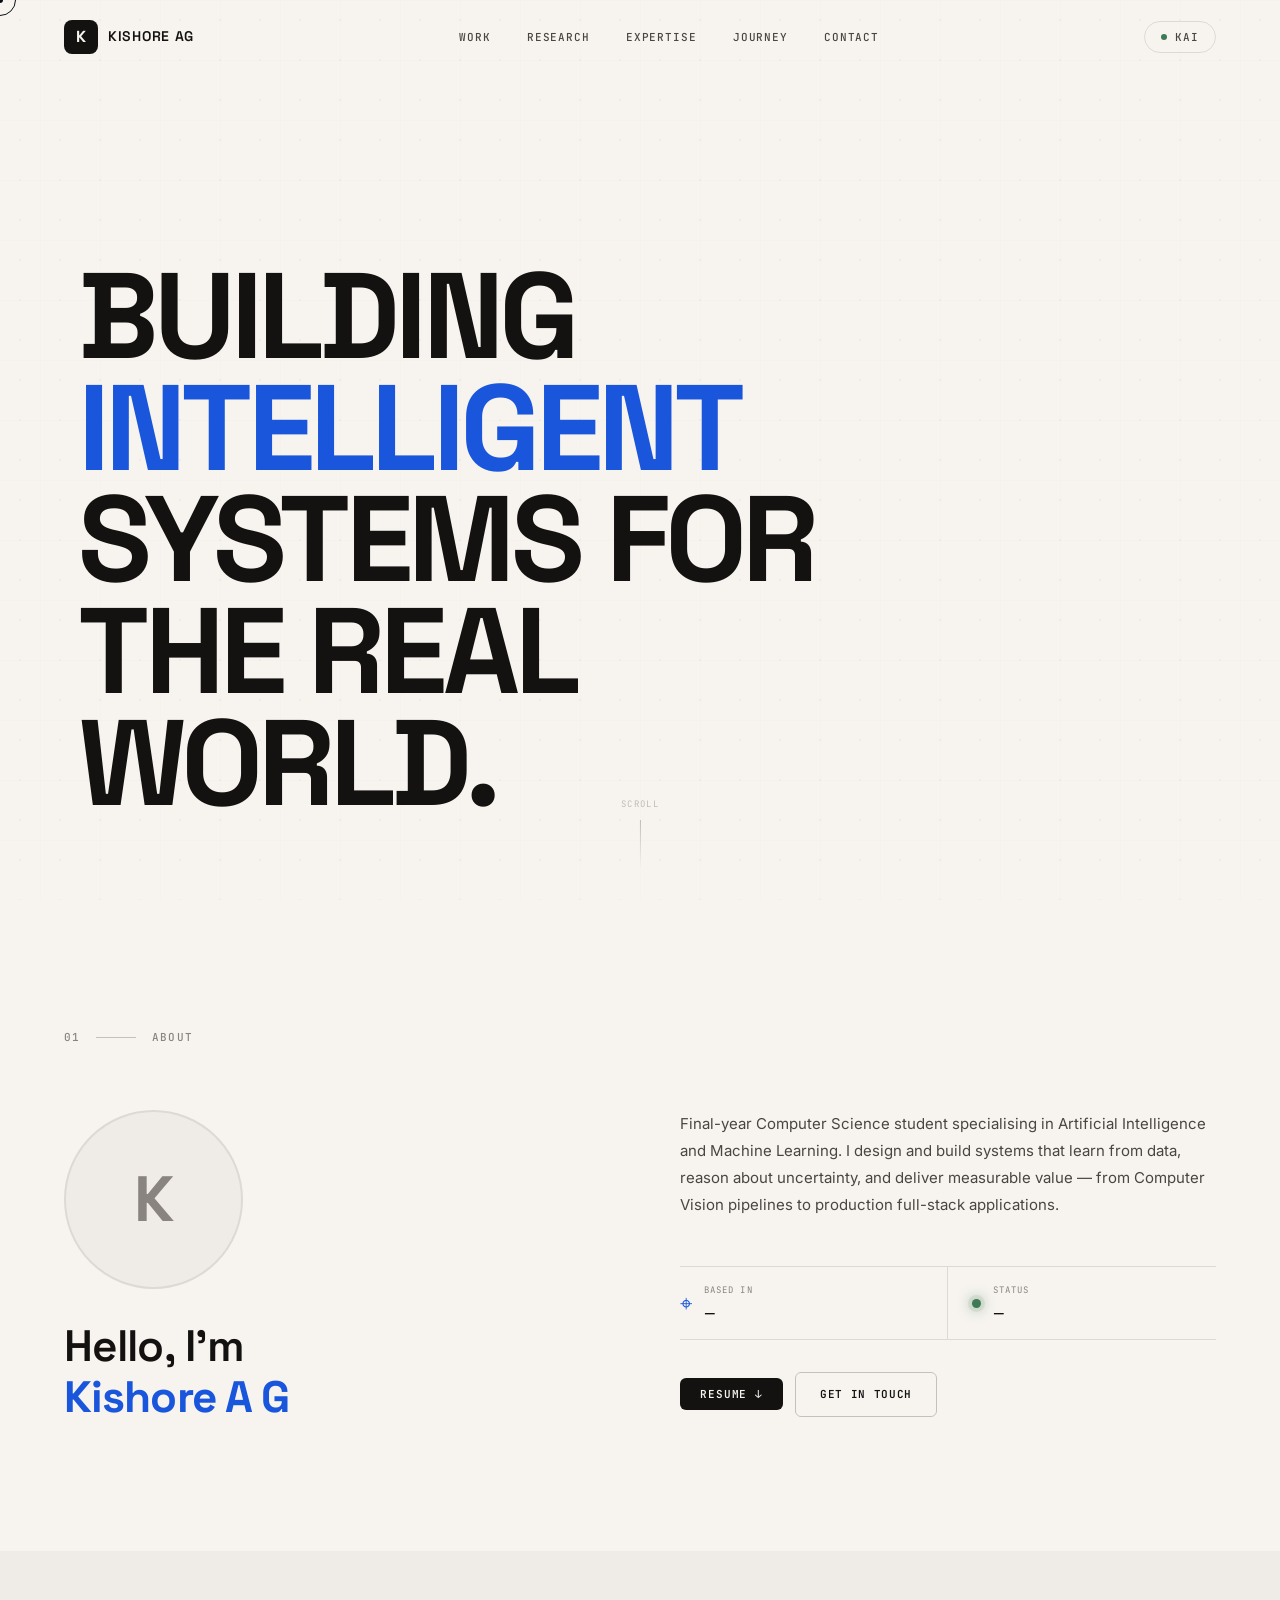
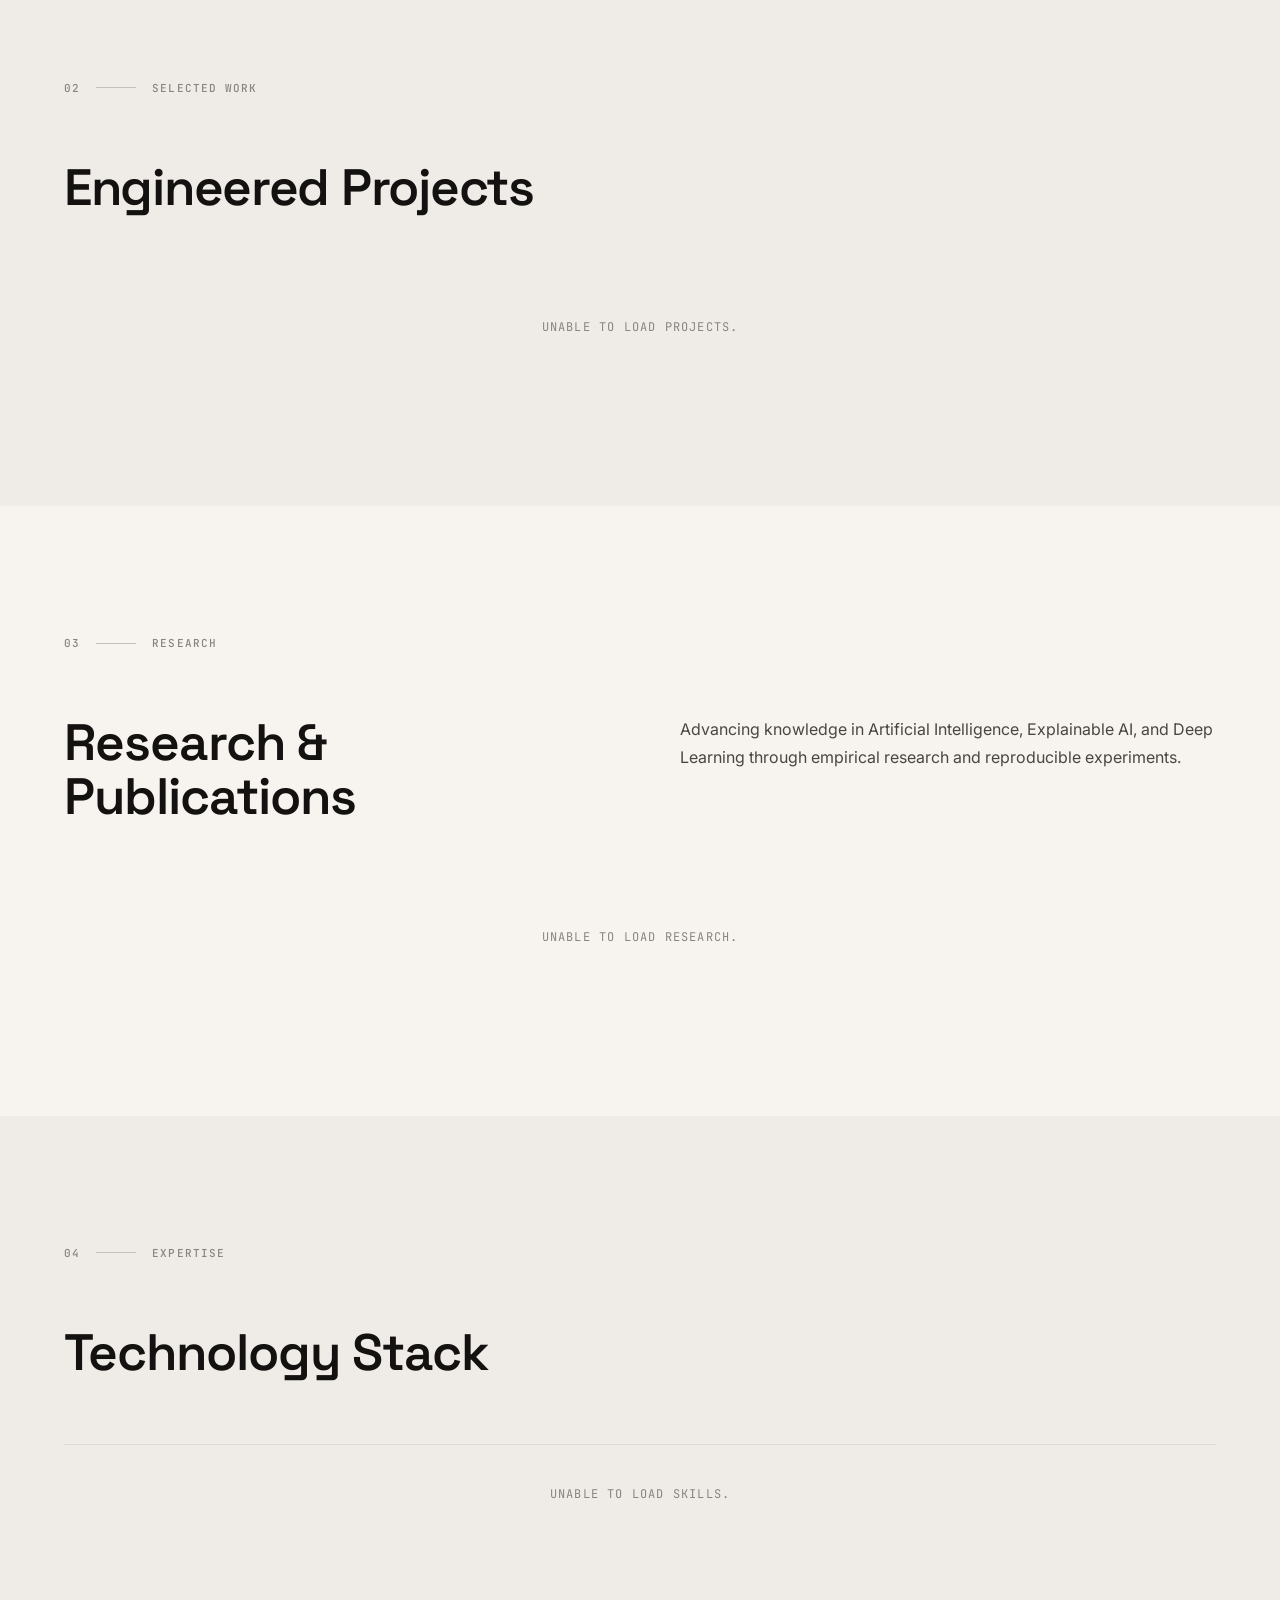
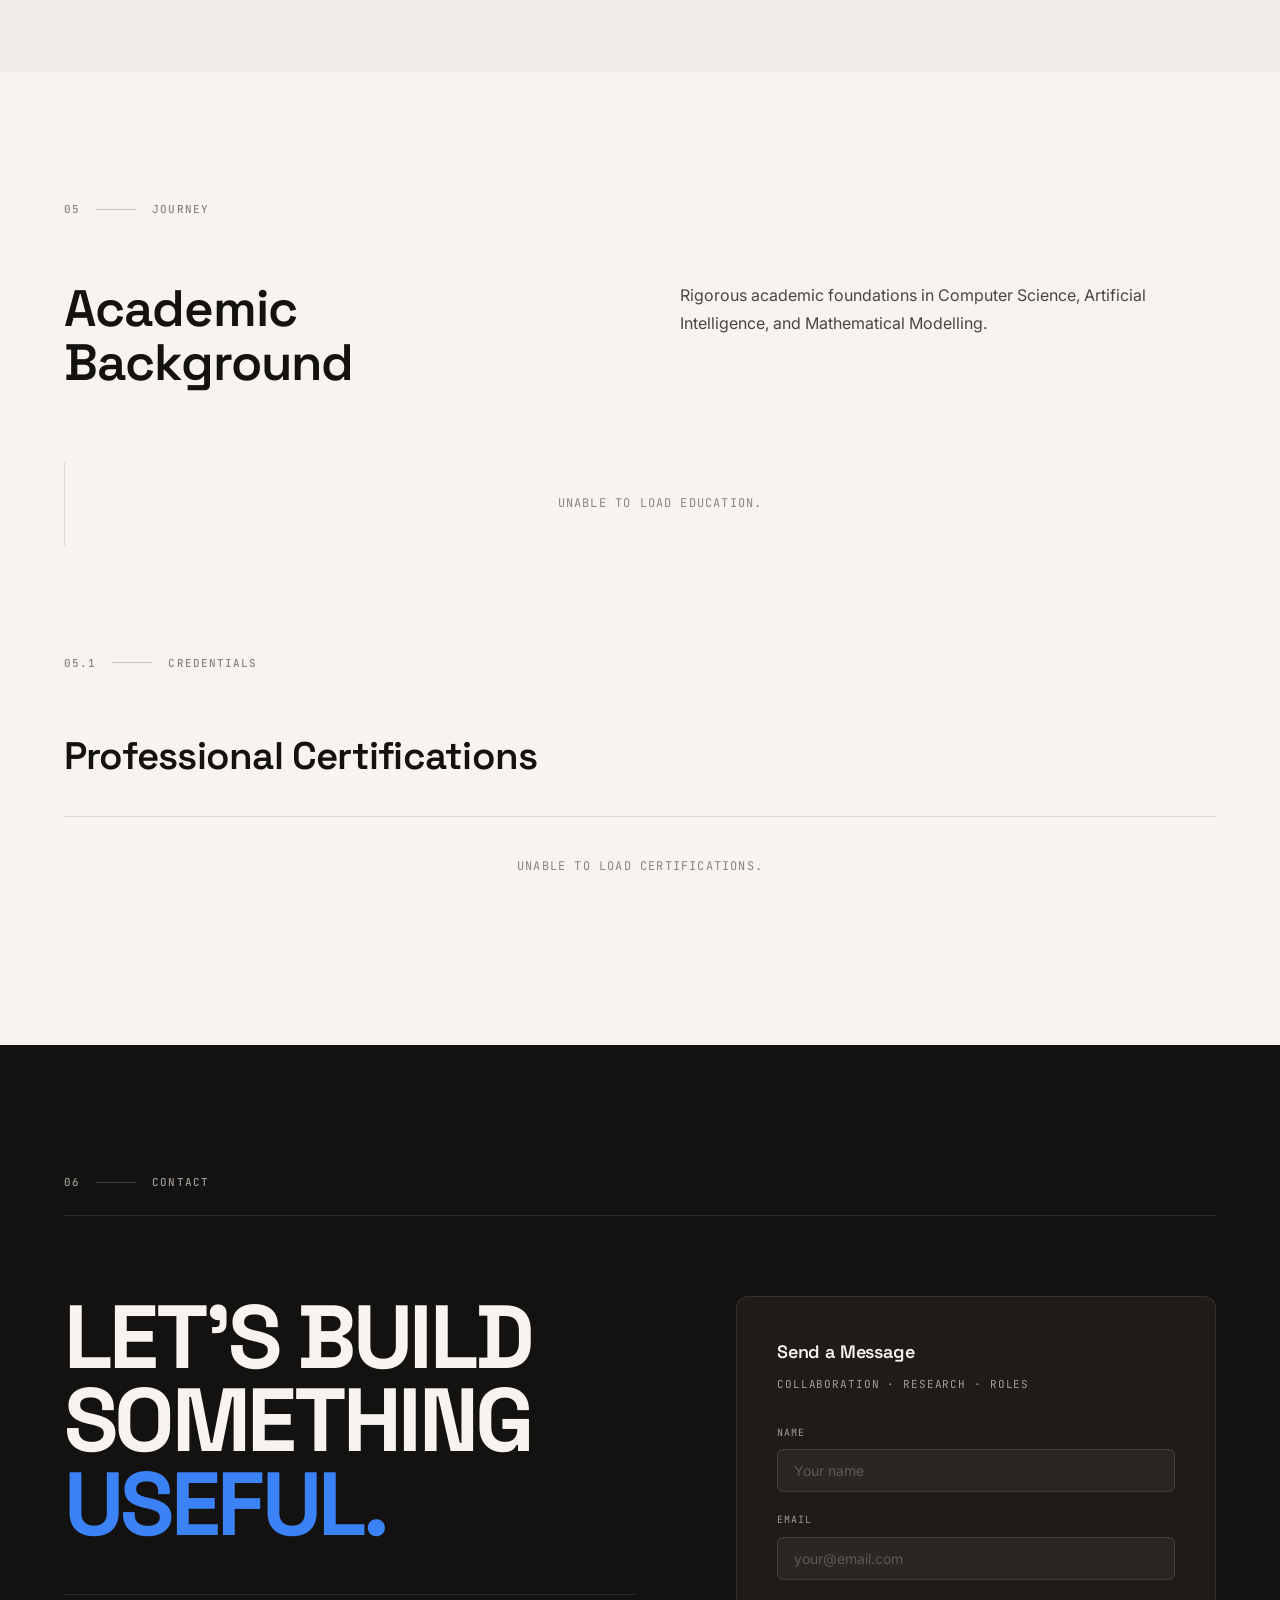
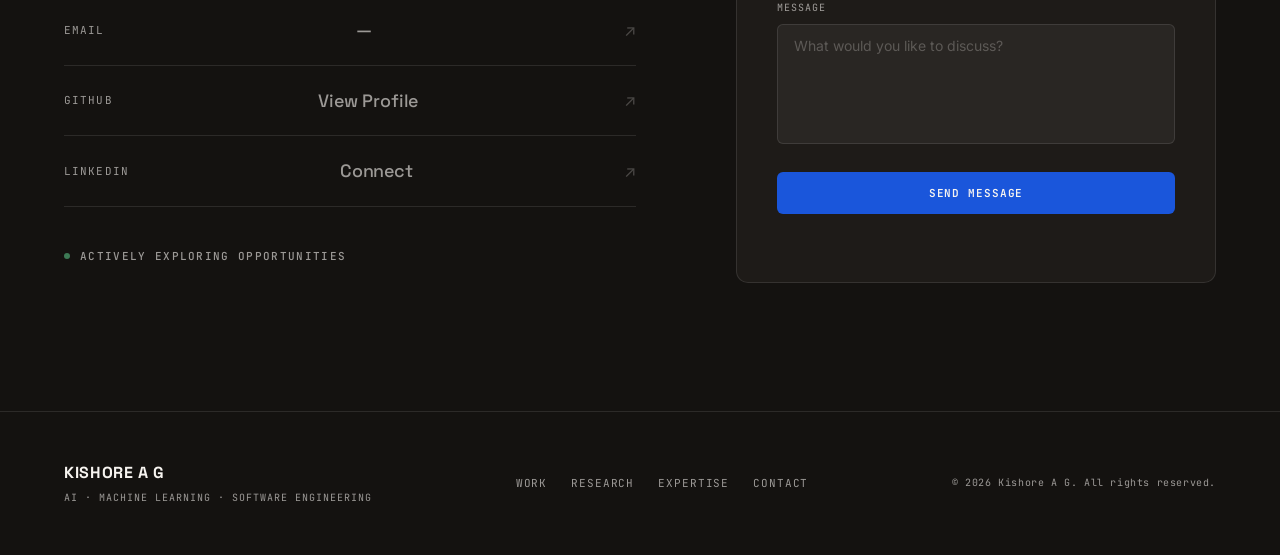
<file: frontend/index.html>
<!DOCTYPE html>
<html lang="en">
<head>
  <meta charset="UTF-8">
  <meta name="viewport" content="width=device-width, initial-scale=1.0">
  <meta http-equiv="X-UA-Compatible" content="IE=edge">
  <title>Kishore A G | Portfolio</title>
  <meta name="description" content="Portfolio of Kishore A G — Computer Science & AI/ML engineer building intelligent systems. Projects, research, skills, and more.">
  <meta name="keywords" content="Kishore AG, AI Engineer, Machine Learning, Computer Vision, FastAPI, Deep Learning, Portfolio">
  <meta name="author" content="Kishore A G">

  <!-- Open Graph -->
  <meta property="og:title" content="Kishore A G | Portfolio">
  <meta property="og:description" content="Portfolio of Kishore A G — Computer Science & AI/ML engineer building intelligent systems. Projects, research, skills, and more.">
  <meta property="og:type" content="website">
  <meta property="og:locale" content="en_IN">

  <!-- Twitter / X -->
  <meta name="twitter:card" content="summary_large_image">
  <meta name="twitter:title" content="Kishore A G — AI / ML Engineer">
  <meta name="twitter:description" content="Building intelligent systems for the real world. AI/ML engineer & full-stack developer.">

  <!-- Favicon -->
  <link rel="icon" href="data:image/svg+xml,<svg xmlns='http://www.w3.org/2000/svg' viewBox='0 0 100 100'><rect width='100' height='100' rx='18' fill='%23141210'/><text x='50%25' y='56%25' dominant-baseline='central' text-anchor='middle' font-family='system-ui,sans-serif' font-size='64' font-weight='700' fill='%23F7F4F0'>K</text></svg>">

  <!-- Fonts: Space Grotesk + Inter + JetBrains Mono -->
  <link rel="preconnect" href="https://fonts.googleapis.com">
  <link rel="preconnect" href="https://fonts.gstatic.com" crossorigin>
  <link href="https://fonts.googleapis.com/css2?family=Space+Grotesk:wght@300;400;500;600;700&family=Inter:ital,wght@0,300;0,400;0,500;0,600;1,400&family=JetBrains+Mono:wght@400;500;600&display=swap" rel="stylesheet">

  <!-- Design System -->
  <link rel="stylesheet" href="styles/main.css">
</head>
<body>

  <!-- Custom Cursor (desktop only) -->
  <div class="cursor-dot" aria-hidden="true"></div>
  <div class="cursor-ring" aria-hidden="true"></div>

  <!-- Subtle Background Grid -->
  <div class="bg-grid" aria-hidden="true">
    <svg viewBox="0 0 1440 900" preserveAspectRatio="xMidYMid slice" xmlns="http://www.w3.org/2000/svg">
      <defs>
        <pattern id="bg-grid-pattern" width="60" height="60" patternUnits="userSpaceOnUse">
          <path d="M 60 0 L 0 0 0 60" fill="none" stroke="#141210" stroke-width="0.5"/>
        </pattern>
      </defs>
      <rect width="100%" height="100%" fill="url(#bg-grid-pattern)"/>
    </svg>
  </div>

  <!-- =====================================================================
       NAVIGATION
       ===================================================================== -->
  <header id="navbar" class="site-nav" role="banner">
    <!-- Brand / Admin Entry -->
    <a id="admin-entry" class="nav-brand" aria-label="Kishore A G — Admin Panel" role="button" tabindex="0">
      <span class="nav-brand-mark" aria-hidden="true">K</span>
      <span class="nav-brand-name">Kishore AG</span>
    </a>

    <!-- Desktop Navigation Links -->
    <nav class="nav-links" aria-label="Primary navigation">
      <a href="#work">Work</a>
      <a href="#research">Research</a>
      <a href="#expertise">Expertise</a>
      <a href="#journey">Journey</a>
      <a href="#contact">Contact</a>
    </nav>

    <!-- KAI Toggle -->
    <button
      id="ai-toggle"
      class="nav-kai-btn"
      type="button"
      role="switch"
      aria-checked="false"
      aria-controls="kai-panel"
      aria-label="Toggle KAI AI Assistant"
    >
      <span class="nav-kai-dot" aria-hidden="true"></span>
      KAI
    </button>

    <!-- Mobile Hamburger -->
    <button class="nav-mobile-toggle" id="mobile-menu-toggle" type="button" aria-label="Toggle mobile menu" aria-expanded="false" aria-controls="mobile-menu">
      <span></span>
      <span></span>
      <span></span>
    </button>
  </header>

  <!-- Mobile Fullscreen Menu -->
  <div id="mobile-menu" class="nav-mobile-menu" role="dialog" aria-modal="true" aria-label="Navigation menu" aria-hidden="true">
    <nav class="nav-mobile-links" aria-label="Mobile navigation">
      <a href="#home" data-mobile-link>Overview</a>
      <a href="#work" data-mobile-link>Work</a>
      <a href="#research" data-mobile-link>Research</a>
      <a href="#expertise" data-mobile-link>Expertise</a>
      <a href="#journey" data-mobile-link>Journey</a>
      <a href="#contact" data-mobile-link>Contact</a>
    </nav>
      <div class="nav-mobile-social">
        <a id="mobile-github" href="#" target="_blank" rel="noopener noreferrer">GitHub</a>
        <a id="mobile-linkedin" href="#" target="_blank" rel="noopener noreferrer">LinkedIn</a>
        <a id="mobile-email" href="#">Email</a>
      </div>
    </div>
  </div>

  <!-- =====================================================================
       MAIN CONTENT
       ===================================================================== -->
  <main id="main-content">

    <!-- ===================================================================
         SECTION 0 — HERO
         =================================================================== -->
    <section id="home" class="hero-shell" aria-labelledby="hero-headline">
      <!-- Subtle animated grid bg -->
      <div class="hero-bg-grid" aria-hidden="true">
        <svg viewBox="0 0 1440 900" preserveAspectRatio="xMidYMid slice" xmlns="http://www.w3.org/2000/svg">
          <defs>
            <pattern id="hero-dots" width="40" height="40" patternUnits="userSpaceOnUse">
              <circle cx="20" cy="20" r="1" fill="#141210"/>
            </pattern>
          </defs>
          <rect width="100%" height="100%" fill="url(#hero-dots)"/>
        </svg>
      </div>

      <div class="container">
        <div class="hero-inner">
          <!-- Left: Headline -->
          <div class="hero-left">
            <h1 id="hero-headline" class="hero-headline" data-reveal data-reveal-delay="1">
              BUILDING<br>
              <em>INTELLIGENT</em><br>
              SYSTEMS FOR<br>
              THE REAL<br>
              WORLD.
            </h1>
          </div>
        </div>
      </div>

      <div class="hero-scroll" aria-hidden="true">
        <span>Scroll</span>
        <div class="hero-scroll-line"></div>
      </div>
    </section>

    <!-- ===================================================================
         SECTION 01 — ABOUT
         =================================================================== -->
    <section id="about" class="section" aria-labelledby="about-heading">
      <div class="container">
        <div class="section-eyebrow" data-reveal>
          <span class="section-number">01</span>
          <span class="section-line" aria-hidden="true"></span>
          <span class="section-tag">About</span>
        </div>

        <div class="about-grid">
          <!-- Left: Statement -->
          <div data-reveal>
            <!-- Avatar -->
            <div id="about-avatar" class="about-avatar" aria-label="Profile photo">
              <span>K</span>
            </div>

            <h2 id="about-heading" class="about-statement">
              Hello, I'm<br>
              <strong id="about-name">Kishore A G</strong>
            </h2>
          </div>

          <!-- Right: Body + Meta -->
          <div data-reveal data-reveal-delay="2">
            <p id="about-bio" class="about-body">
              Final-year Computer Science student specialising in Artificial Intelligence and Machine Learning. I design and build systems that learn from data, reason about uncertainty, and deliver measurable value — from Computer Vision pipelines to production full-stack applications.
            </p>

            <div class="about-meta-grid">
              <div class="about-meta-item about-location-item">
                <span class="about-meta-icon" aria-hidden="true">⌖</span>
                <div>
                  <div class="about-meta-key">Based in</div>
                  <div id="about-location" class="about-meta-val">—</div>
                </div>
              </div>
              <div class="about-meta-item about-status-item">
                <span class="about-status-dot" aria-hidden="true"></span>
                <div>
                  <div class="about-meta-key">Status</div>
                  <div id="about-status" class="about-meta-val available">—</div>
                </div>
              </div>
            </div>

            <div class="about-actions">
              <button id="download-resume-btn" class="nav-cta" type="button" aria-label="Download Resume">
                Resume ↓
              </button>
              <a href="#contact" class="btn btn-secondary">Get in Touch</a>
            </div>
          </div>
        </div>
      </div>
    </section>

    <!-- ===================================================================
         SECTION 02 — WORK / PROJECTS
         =================================================================== -->
    <!-- KAI actions.js compatibility anchors (old section IDs) -->
    <span id="projects" style="position:absolute;visibility:hidden;" aria-hidden="true"></span>
    <section id="work" class="section section-alt" aria-labelledby="work-heading">
      <div class="container">
        <div class="section-eyebrow" data-reveal>
          <span class="section-number">02</span>
          <span class="section-line" aria-hidden="true"></span>
          <span class="section-tag">Selected Work</span>
        </div>

        <div data-reveal>
          <h2 id="work-heading" class="display-md" style="margin-bottom: 64px; letter-spacing: -0.025em;">
            Engineered Projects
          </h2>
        </div>

        <!-- Projects rendered here by JS -->
        <div id="projects-list" class="projects-list" aria-live="polite" aria-label="Projects list">
          <!-- Loading state -->
          <div class="section-empty" id="projects-loading">Loading projects...</div>
        </div>
      </div>
    </section>

    <!-- ===================================================================
         SECTION 03 — RESEARCH
         =================================================================== -->
    <section id="research" class="section" aria-labelledby="research-heading">
      <div class="container">
        <div class="section-eyebrow" data-reveal>
          <span class="section-number">03</span>
          <span class="section-line" aria-hidden="true"></span>
          <span class="section-tag">Research</span>
        </div>

        <div class="about-grid" style="margin-bottom: 64px;">
          <div data-reveal>
            <h2 id="research-heading" class="display-md">
              Research &<br>Publications
            </h2>
          </div>
          <div data-reveal data-reveal-delay="2">
            <p class="text-body">
              Advancing knowledge in Artificial Intelligence, Explainable AI, and Deep Learning through empirical research and reproducible experiments.
            </p>
          </div>
        </div>

        <!-- Research rendered here by JS -->
        <div id="research-list" class="research-list" aria-live="polite" aria-label="Research list">
          <div class="section-empty" id="research-loading">Loading research...</div>
        </div>
      </div>
    </section>

    <!-- ===================================================================
         SECTION 04 — SKILLS / EXPERTISE
         =================================================================== -->
    <!-- KAI actions.js compatibility: old id="skills" -->
    <span id="skills" style="position:absolute;visibility:hidden;" aria-hidden="true"></span>
    <section id="expertise" class="section section-alt" aria-labelledby="expertise-heading">
      <div class="container">
        <div class="section-eyebrow" data-reveal>
          <span class="section-number">04</span>
          <span class="section-line" aria-hidden="true"></span>
          <span class="section-tag">Expertise</span>
        </div>

        <div data-reveal style="margin-bottom: 64px;">
          <h2 id="expertise-heading" class="display-md">
            Technology Stack
          </h2>
        </div>

        <!-- Skills rendered here by JS -->
        <div id="skills-editorial" class="skills-grid-editorial" aria-live="polite" aria-label="Skills by category">
          <div class="section-empty" id="skills-loading" style="grid-column: 1/-1;">Loading expertise...</div>
        </div>
      </div>
    </section>

    <!-- ===================================================================
         SECTION 05 — JOURNEY / EDUCATION
         =================================================================== -->
    <!-- KAI actions.js compatibility: old id="education" & id="certifications" -->
    <span id="education" style="position:absolute;visibility:hidden;" aria-hidden="true"></span>
    <span id="certifications" style="position:absolute;visibility:hidden;" aria-hidden="true"></span>
    <section id="journey" class="section" aria-labelledby="journey-heading">
      <div class="container">
        <div class="section-eyebrow" data-reveal>
          <span class="section-number">05</span>
          <span class="section-line" aria-hidden="true"></span>
          <span class="section-tag">Journey</span>
        </div>

        <div class="about-grid" style="margin-bottom: 64px;">
          <div data-reveal>
            <h2 id="journey-heading" class="display-md">
              Academic<br>Background
            </h2>
          </div>
          <div data-reveal data-reveal-delay="2">
            <p class="text-body">
              Rigorous academic foundations in Computer Science, Artificial Intelligence, and Mathematical Modelling.
            </p>
          </div>
        </div>

        <!-- Education timeline rendered by JS -->
        <div id="education-timeline" class="education-timeline" aria-live="polite" aria-label="Education timeline">
          <div class="section-empty" id="education-loading">Loading education...</div>
        </div>

        <!-- Certifications Archive -->
        <div style="margin-top: 100px;">
          <div class="section-eyebrow" data-reveal>
            <span class="section-number">05.1</span>
            <span class="section-line" aria-hidden="true"></span>
            <span class="section-tag">Credentials</span>
          </div>

          <div data-reveal style="margin-bottom: 40px;">
            <h3 class="display-md" style="font-size: clamp(24px, 3vw, 40px);" id="certs-heading">
              Professional Certifications
            </h3>
          </div>

          <div id="cert-archive" class="cert-archive" aria-live="polite" aria-label="Certifications archive">
            <div class="section-empty" id="certs-loading">Loading certifications...</div>
          </div>
        </div>
      </div>
    </section>

    <!-- ===================================================================
         SECTION 06 — CONTACT
         =================================================================== -->
    <section id="contact" class="section section-dark contact-section" aria-labelledby="contact-heading">
      <div class="container">
        <div class="section-eyebrow" data-reveal style="border-bottom: 1px solid var(--border-dark); padding-bottom: 24px; margin-bottom: 80px;">
          <span class="section-number" style="color: var(--fg-inverse-muted);">06</span>
          <span class="section-line" style="background-color: rgba(255,255,255,0.2);" aria-hidden="true"></span>
          <span class="section-tag" style="color: var(--fg-inverse-muted);">Contact</span>
        </div>

        <div class="contact-inner">
          <!-- Left: Headline + Channels -->
          <div data-reveal>
            <h2 id="contact-heading" class="contact-headline">
              LET'S BUILD<br>
              SOMETHING<br>
              <em>USEFUL.</em>
            </h2>

            <div class="contact-channels" aria-label="Contact channels">
              <a id="contact-email" href="#" class="contact-channel" aria-label="Send Email">
                <span class="contact-channel-label">Email</span>
                <span id="contact-email-val" class="contact-channel-value">—</span>
                <span class="contact-channel-arrow" aria-hidden="true">↗</span>
              </a>
              <a id="contact-github" href="#" target="_blank" rel="noopener noreferrer" class="contact-channel" aria-label="GitHub Profile">
                <span class="contact-channel-label">GitHub</span>
                <span class="contact-channel-value">View Profile</span>
                <span class="contact-channel-arrow" aria-hidden="true">↗</span>
              </a>
              <a id="contact-linkedin" href="#" target="_blank" rel="noopener noreferrer" class="contact-channel" aria-label="LinkedIn Profile">
                <span class="contact-channel-label">LinkedIn</span>
                <span class="contact-channel-value">Connect</span>
                <span class="contact-channel-arrow" aria-hidden="true">↗</span>
              </a>
            </div>

            <!-- Availability status -->
            <div style="margin-top: 40px; display: flex; align-items: center; gap: 10px;">
              <div id="contact-availability-dot" class="status-dot"></div>
              <span id="contact-availability-text" class="text-label" style="color: var(--fg-inverse-muted);">
                Actively Exploring Opportunities
              </span>
            </div>
          </div>

          <!-- Right: Contact Form -->
          <div data-reveal data-reveal-delay="2">
            <div class="contact-form-wrap">
              <h3 class="contact-form-title">Send a Message</h3>
              <p class="contact-form-sub">Collaboration · Research · Roles</p>

              <form id="contact-form" novalidate aria-label="Contact form">
                <div class="form-field">
                  <label for="contact-name">Name</label>
                  <input
                    id="contact-name"
                    type="text"
                    name="name"
                    placeholder="Your name"
                    autocomplete="name"
                    required
                  >
                </div>
                <div class="form-field">
                  <label for="contact-from-email">Email</label>
                  <input
                    id="contact-from-email"
                    type="email"
                    name="email"
                    placeholder="your@email.com"
                    autocomplete="email"
                    required
                  >
                </div>
                <div class="form-field">
                  <label for="contact-message">Message</label>
                  <textarea
                    id="contact-message"
                    name="message"
                    placeholder="What would you like to discuss?"
                    rows="5"
                    required
                  ></textarea>
                </div>
                <button type="submit" class="form-submit" id="contact-submit">
                  Send Message
                </button>
                <div class="form-status" id="contact-form-status" role="status" aria-live="polite"></div>
              </form>
            </div>
          </div>
        </div>
      </div>
    </section>

  </main>

  <!-- =====================================================================
       FOOTER
       ===================================================================== -->
  <footer class="site-footer" role="contentinfo">
    <div class="container">
      <div class="footer-inner">
        <div>
          <div class="footer-brand">Kishore A G</div>
          <div class="footer-tagline">AI &middot; Machine Learning &middot; Software Engineering</div>
        </div>

        <nav class="footer-links" aria-label="Footer navigation">
          <a href="#work">Work</a>
          <a href="#research">Research</a>
          <a href="#expertise">Expertise</a>
          <a href="#contact">Contact</a>
        </nav>

        <div class="footer-copy">
          &copy; <span id="footer-year">2026</span> Kishore A G. All rights reserved.
        </div>
      </div>
    </div>
  </footer>

  <!-- =====================================================================
       MOBILE FLOATING KAI BUTTON
       ===================================================================== -->
  <button id="mobile-kai-fab" class="mobile-kai-fab" type="button" aria-label="Open KAI AI Assistant">
    <span class="nav-kai-dot" aria-hidden="true"></span>
    KAI
  </button>

  <!-- =====================================================================
       KAI AI ASSISTANT PANEL
       ===================================================================== -->
  <div id="kai-backdrop" class="kai-backdrop" aria-hidden="true"></div>

  <section
    id="kai-panel"
    class="kai-panel"
    role="dialog"
    aria-modal="true"
    aria-label="KAI Intelligent Assistant"
    aria-hidden="true"
  >
    <div class="command-center">
      <!-- Header -->
      <div class="command-header">
        <div class="command-title">
          <h2>KAI Assistant</h2>
        </div>
        <div class="assistant-header-actions">
          <div class="assistant-status" aria-label="AI status: online">
            <span class="status-dot" aria-hidden="true"></span>
            <span>AI Online</span>
          </div>
          <button class="assistant-close" type="button" aria-label="Close assistant">✕</button>
        </div>
      </div>

      <!-- Intro -->
      <div class="assistant-intro">
        <h3>Hello! I'm KAI.</h3>
        <p>Ask me anything about Kishore's portfolio, research, skills, or background.</p>
      </div>

      <!-- Suggestion Chips -->
      <div class="assistant-suggestions" role="group" aria-label="Quick questions">
        <button class="chip" data-question="Tell me about yourself" type="button">
          <span class="chip-icon" aria-hidden="true">👤</span>
          <span>About Kishore</span>
        </button>
        <button class="chip" data-question="Tell me about your projects" type="button">
          <span class="chip-icon" aria-hidden="true">🚀</span>
          <span>Projects</span>
        </button>
        <button class="chip" data-question="Explain your research" type="button">
          <span class="chip-icon" aria-hidden="true">📚</span>
          <span>Research</span>
        </button>
        <button class="chip" data-question="What skills do you have?" type="button">
          <span class="chip-icon" aria-hidden="true">💻</span>
          <span>Skills</span>
        </button>
        <button class="chip" data-question="Tell me about your education" type="button">
          <span class="chip-icon" aria-hidden="true">🎓</span>
          <span>Education</span>
        </button>
        <button class="chip" data-question="Tell me about your certifications" type="button">
          <span class="chip-icon" aria-hidden="true">🏆</span>
          <span>Certifications</span>
        </button>
      </div>

      <!-- Chat feed -->
      <div class="kai-chat-wrapper" role="log" aria-live="polite" aria-label="Chat history">
        <div id="kai-chat" class="kai-chat"></div>
      </div>

      <!-- Input -->
      <div class="assistant-input">
        <div class="input-group">
          <input
            id="kai-input"
            type="text"
            class="input-field"
            placeholder="Ask KAI anything..."
            autocomplete="off"
            aria-label="Message input"
          >
          <button
            id="kai-send"
            class="btn btn-primary btn-icon"
            type="button"
            aria-label="Send message"
          >
            →
          </button>
        </div>
      </div>
    </div>
  </section>

  <!-- =====================================================================
       SCRIPTS
       ===================================================================== -->
  <script type="module" src="./js/main.js"></script>
  <script type="module" src="./modules/kai/kai.js"></script>
  <script type="module" src="./js/experience.js"></script>

</body>
</html>
</file>
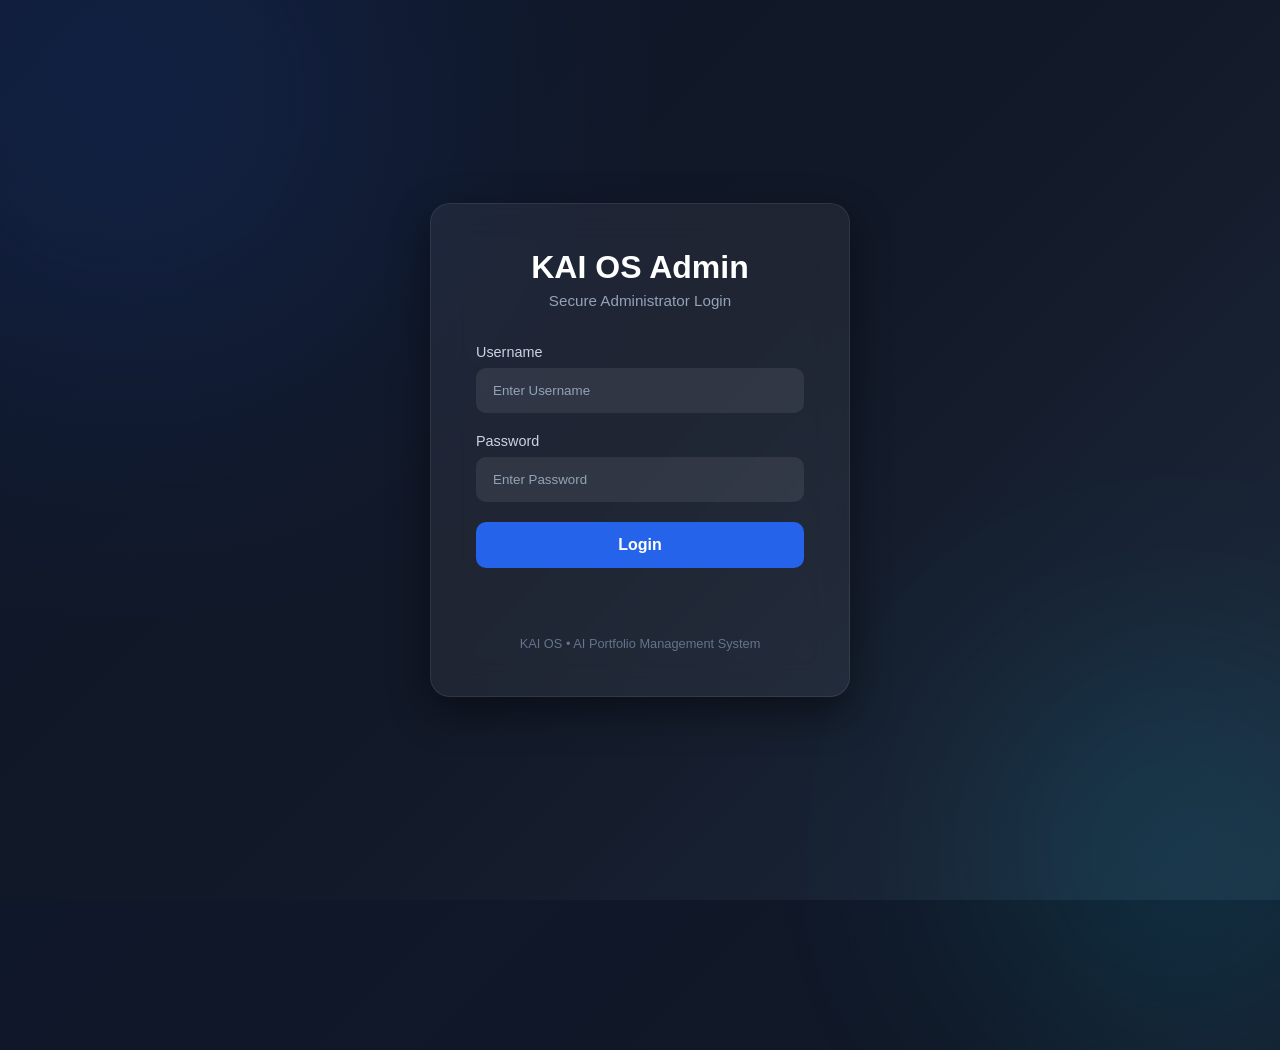
<file: frontend/admin/login.html>
<!DOCTYPE html>
<html lang="en">

<head>

    <meta charset="UTF-8">

    <meta
        name="viewport"
        content="width=device-width, initial-scale=1.0"
    >

    <title>KAI OS Admin Login</title>

    <style>

        *{

            margin:0;
            padding:0;
            box-sizing:border-box;
            font-family:Arial,Helvetica,sans-serif;

        }

        body{

            height:100vh;

            display:flex;

            justify-content:center;

            align-items:center;

            background:
                linear-gradient(
                    135deg,
                    #0f172a,
                    #111827,
                    #1e293b
                );

            overflow:hidden;

        }

        body::before{

            content:"";

            position:absolute;

            width:500px;
            height:500px;

            background:#2563eb;

            border-radius:50%;

            filter:blur(140px);

            opacity:.18;

            top:-150px;
            left:-120px;

        }

        body::after{

            content:"";

            position:absolute;

            width:400px;
            height:400px;

            background:#06b6d4;

            border-radius:50%;

            filter:blur(120px);

            opacity:.15;

            bottom:-150px;
            right:-100px;

        }

        #login-container{

            width:420px;

            padding:45px;

            background:rgba(255,255,255,.06);

            backdrop-filter:blur(18px);

            border:1px solid rgba(255,255,255,.08);

            border-radius:20px;

            box-shadow:

                0 15px 40px rgba(0,0,0,.45);

            position:relative;

            z-index:2;

        }

        .logo{

            text-align:center;

            font-size:3rem;

            margin-bottom:10px;

        }

        h1{

            text-align:center;

            color:white;

            font-size:2rem;

            margin-bottom:6px;

        }

        .subtitle{

            text-align:center;

            color:#94a3b8;

            font-size:.95rem;

            margin-bottom:35px;

        }

        label{

            display:block;

            color:#cbd5e1;

            margin-bottom:8px;

            font-size:.9rem;

        }

        input{

            width:100%;

            padding:14px 16px;

            border:none;

            outline:none;

            border-radius:10px;

            background:rgba(255,255,255,.08);

            color:white;

            margin-bottom:20px;

            transition:.3s;

            border:1px solid transparent;

        }

        input::placeholder{

            color:#94a3b8;

        }

        input:focus{

            border-color:#3b82f6;

            background:rgba(255,255,255,.12);

            box-shadow:0 0 12px rgba(59,130,246,.35);

        }

        button{

            width:100%;

            padding:14px;

            border:none;

            border-radius:10px;

            background:#2563eb;

            color:white;

            font-size:1rem;

            font-weight:bold;

            cursor:pointer;

            transition:.3s;

        }

        button:hover{

            background:#1d4ed8;

            transform:translateY(-2px);

            box-shadow:0 8px 20px rgba(37,99,235,.45);

        }

        #login-message{

            margin-top:18px;

            text-align:center;

            color:#ef4444;

            min-height:20px;

            font-size:.9rem;

        }

        .footer{

            margin-top:30px;

            text-align:center;

            color:#64748b;

            font-size:.8rem;

        }

    </style>

</head>

<body>

    <div id="login-container">


        <h1>

            KAI OS Admin

        </h1>

        <div class="subtitle">

            Secure Administrator Login

        </div>

        <form id="login-form">

            <label for="username">

                Username

            </label>

            <input
                type="text"
                id="username"
                placeholder="Enter Username"
                required
            >

            <label for="password">

                Password

            </label>

            <input
                type="password"
                id="password"
                placeholder="Enter Password"
                required
            >

            <button
                type="submit"
                id="login-btn"
            >

                Login

            </button>

        </form>

        <p id="login-message"></p>

        <div class="footer">

            KAI OS • AI Portfolio Management System

        </div>

    </div>

    <script
        type="module"
        src="./js/admin.js"
    ></script>

</body>

</html>
</file>
<file: frontend/styles/main.css>
/* ===========================================================
   KAI Portfolio — Design System Entry Point
   =========================================================== */

@import url("./premium-v2.css");
</file>
